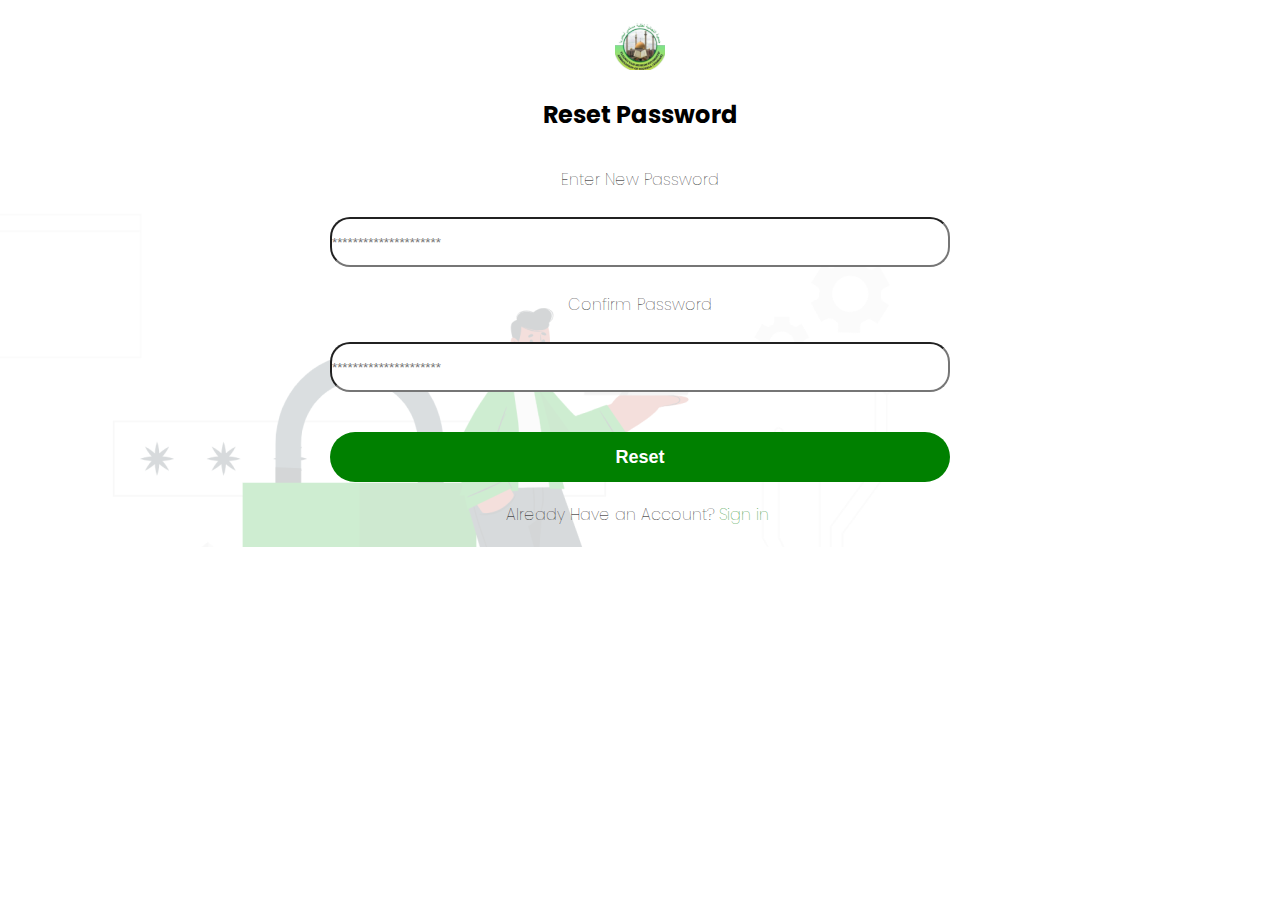
<file: reset-password.html>
<!DOCTYPE html>
<html lang="en">
<head>
    <meta charset="UTF-8">
    <meta http-equiv="X-UA-Compatible" content="IE=edge">
    <meta name="viewport" content="width=device-width, initial-scale=1.0">
    <title>Reset Password</title>
    <link rel="stylesheet" href="style.css">

</head>
<body>
    <form class="rs-form" action="" id="myForm">
        <img src="asset/image/TIMSAN_LOGO-removebg-preview 1.svg" alt="" width="50px">
        <h2 class="rs-head">Reset Password</h2>

        <label class="rs-label" for="newpass">Enter New Password</label>
        <input class="rs-input" type="text" id="pass" name="npass" placeholder="*********************" required>

        <label class="rs-label" for="confirmpass">Confirm Password</label>
        <input class="rs-input" type="text" id="pass" name="cpass" placeholder="*********************" required><br>

        <button type="button" onclick="submitForm()" style="margin: 20px; font-weight: bold; font-size: 18px;">Reset</button>

        <p id="resultParagraph"></p>
        <p id="normalParagraph">Already Have an Account?<a style="margin: 5px; color: green;">Sign in</a></p>
    </form>
    
</body>
</html>
</file>
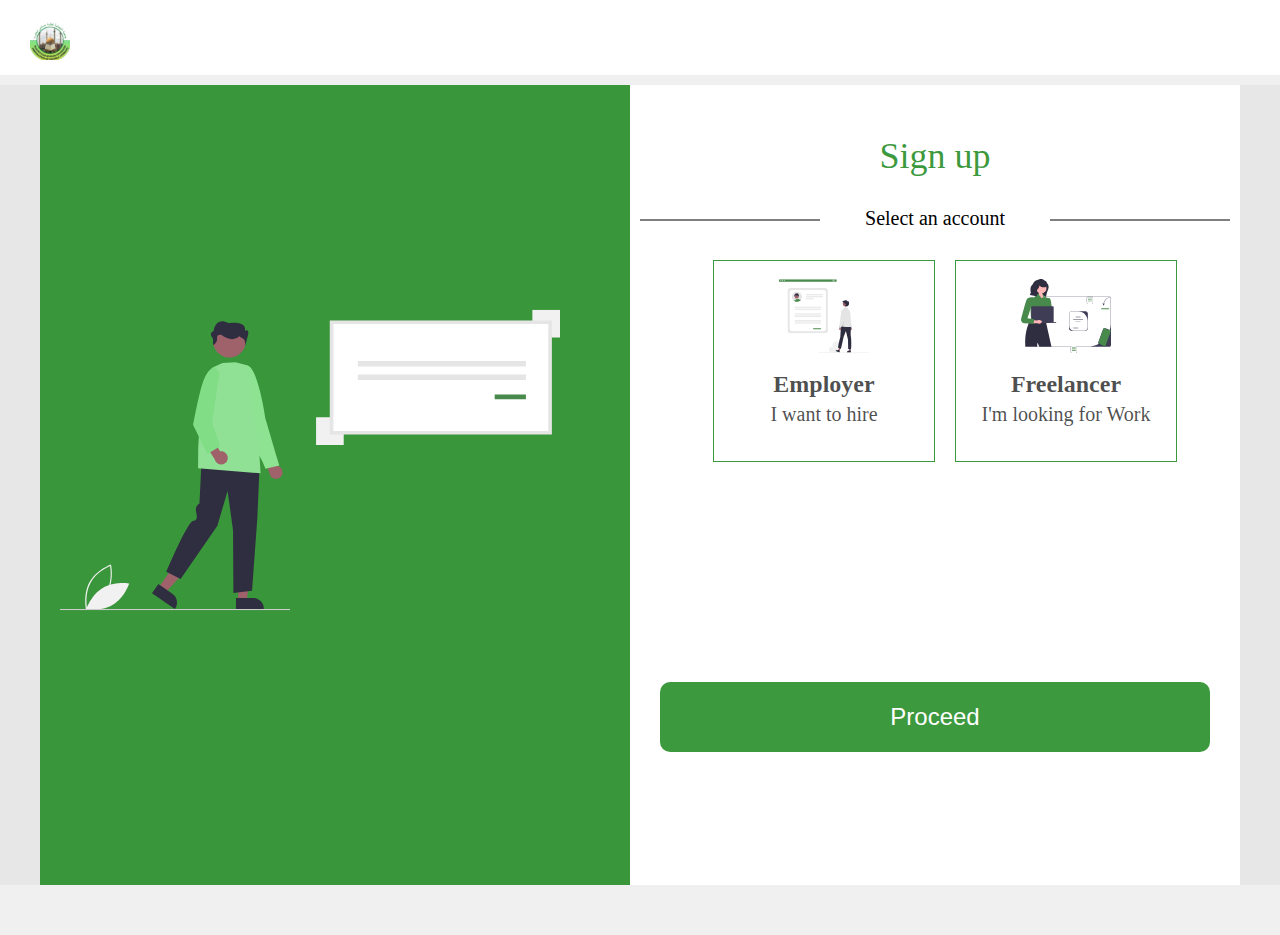
<file: signup.html>
<!DOCTYPE html>
<html lang="en">
<head>
    <meta charset="UTF-8">
    <meta http-equiv="X-UA-Compatible" content="IE=edge" />
    <meta name="viewport" content="width=device-width, initial-scale=1.0">
    <link rel="icon" type="image/png" sizes="32x32" href="./asset/image/TIMSAN_LOGO-removebg-preview 1.svg">
    <link rel='stylesheet' href='https://cdnjs.cloudflare.com/ajax/libs/font-awesome/4.7.0/css/font-awesome.min.css'>
    <link href="style.css" type="text/css" rel="stylesheet">
    <title>TIMSAN TALENTHUB</title>
</head>
<body id="gray1">
    <div class="contaniner" >
        <header class="overflow" id=" header"> 
            <div class="header">
            <nav class="">
                <div class="hd-img">
                    <img src="./asset/image/TIMSAN_LOGO-removebg-preview 1.svg" alt="logo">
                </div>
            </nav>
            </div>
        </header> 
    <section class="signup-pg1">
    <div class="signup-bg">
        <div class="signup-frame1">
            <div class="su-img">
            <img src="./asset/image/Group 2390.svg" alt="">
            </div>
        </div>
        <div class="signup-frame2">
            <h1 class="sf-head">Sign up</h1>
            <p class="hr-lines">Select an account</p>
             <div class="su-flex">
                <div class="su-box">
                <div class="su-head">
                    <div class="sh-img">
                    <img src="./asset/image/Group 2389.svg" alt="">
                    </div>
                    <p><a href="signup-client.html" class="su-heading">Employer</a></p>
                    <p class="su-details">I want to hire</p>
                </div>
            </div>
            <div class="su-box">
                <div class="su-head">
                    <div class="sh-img">
                    <img src="./asset/image/Group 2388.svg" alt="">
                    </div>
                    <p><a href="signup-freelance.html" class="su-heading">Freelancer</a></p>
                    <p class="su-details"> I'm looking for Work</p>
                </div>
            </div>
        </div>
        <div class="suf-btn">
        <button class="su-btn" href="">Proceed</button>
        </div>
       </div>   
    </section>
</div>
<script src="scripts/index.js"></script>
</body>
</html>
</file>
<file: style.css>
@import url('https://fonts.googleapis.com/css2?family=Poppins:wght@300;400;500;600;700&display=swap');

@font-face {
  font-family: 'Droid Sans Regular';
  font-style: normal;
  font-weight: normal;
  src: local('Droid Sans Regular'), url('./asset/DroidSans.woff') format('woff');
  }
  
*{
    margin: 0;
    padding: 0;
    list-style: none;
    text-decoration: none;
  }
  .container{
    font-size: 18px;
    font-weight: 400;
    font-family: 'Poppins';
  }
  section{
    padding-left: 30px;
    padding-right: 30px;
    margin-bottom: 50px;
    margin-top: 50px;
  }
  header{
    background: rgba(255, 255, 255, 1);
    margin-bottom: 20px;
  }
  .head-link{
    display: flex;
    justify-content: space-between;
    width: 30%;
  }
  .fa-sign-in, .fa-sign-out{
    margin-right: 10px;
    font-size: 18px;
    font-weight: 500;
  }

  .btn-signup{
    width: 120px;
    height: 40px;
    border-radius: 30px;
    background-color: rgba(83, 191, 81, 1);
    color: white;
    font-size: 16px;
    font-weight: 500;
    text-align: center;
    padding-top: 10px;
  }

nav {
    display: flex;
    justify-content: space-between;
    align-items: center;
    margin-left: 30px;
    padding-top: 20px;
    padding-bottom: 10px;
    color: black;
    font-size: 18px;
    font-weight: 500;
  } 
  .sec-nav{
      /* margin-top: 30px;*/
  } 

  #post-a-job{
    width: 200px;
    height: 53px;
    top: 143px;
    left: 1158px;
    border-radius: 30px;
    

  }
  #card-footer-bg-transparent-border-success-pagination{
      
  }
  .pagination{
      margin: 29px;
      align-items: right;
      justify-content: right;
      /* color: green;
      background-color: green; */
  }

  #card-deck{
      border-radius: 20px;
      border-inline:none ;
      margin-left: 30px;
      margin-right: 30px;
      background-color: aliceblue;
  }
  .writer{
  color:white;
  display: flex;
  justify-content: center;
  }
  .writer-intro{
    margin-top: 30px;
    padding-bottom: 70px;
    text-align: center;
    width: 600px
  }
  .writer-heading{
  font-size: 80px;
  font-weight: 300;
  }
  .writer-subheading{
    font-size: 40px;
    font-weight: 400;
    margin: 20px 0px;
  }
  .writer-paragraph{
    font-size: 20px;
    font-weight: 500;
    margin: 20px 0px;
  }
  ul{
    display: flex;
    align-items: center;
    justify-content: space-between;
  }
  a{
    color: black;
  }
  .hire-banner, .writer{
    background-image: linear-gradient(rgba(83, 191, 81, 1), rgba(12, 71, 11, 0.92));
    margin-top: 5px;
  }
  #banner{
    display: flex;
    flex-wrap: row;
    margin-right: 30px;
    margin-left: 20px;
  }
  .banner-intro{
    color: white;
    width: auto;
  }
  .banner-paragraph{
    font-size: 24px;
    font-weight: 500;
    margin-top: -10px;
  }

   .banner__title{
    font-size: 50px;
    font-weight: 300;
    line-height: 70px;
    color: white;
    margin-bottom: 30px;
    margin-top: 80px;
   }

   .banner-btn{
    width: 200px;
    height: 70px;
    color: white;
    background-color: rgba(215, 191, 41, 1);
    border-radius: 10px;
    border: none;
    font-size: 32px;
    font-weight: 400;
    margin-top: 50px;
    margin-bottom: 50px;
  }
  .banner-img>img{
    margin-left: 50px;
    width: 550px;
    height: 500px;
    padding-top: 30px;

  }
  .free-image{
    width: 650px;
  }

  /* sign up start */

  .input-icons i {
    position: absolute;
}
 
.input-icons {
    width: 100%;
    margin-bottom: 20px;
}
 
.icon {
    padding: 10px;
    min-width: 40px;
}
 
.input-field {
    width: 100%;
    padding: 10px;
    padding-left: 30px;
}

/* sign up end */

  .freelance-text{
    background-color: rgba(187, 167, 42, 1);
    margin-bottom: 7px;
    padding-left: 35px;
    padding-right: 35px;
    color: rgba(255, 255, 255, 1);
    height: 589px;
  }
  .freelance-heading{
    display: flex;
    flex-wrap: row;
  }
  .feature-btn{
    width: 230px;
    height: 60px;
    font-size: 18px;
    font-weight: 500;
    background-color: white;
    color: black;
    border: none;
    margin: 30px 0px;
  }
  .feature__title{
    margin-top: 30px;
    font-weight: 700;
    font-size: 40px;
    line-height: 35px;
    margin-bottom: 100px;
    
  }
  .feature__paragraph{
    font-size: 20px;
    margin-bottom: 20px;
    font-weight: 400;
    line-height: 24px;
  }
  
  .client-paragraph{
    padding-top: 150px;
    width: 400px;
    font-size: 24px;
    font-weight: 400;
    color: rgba(217, 217, 217, 1);
  }
  .client{
    margin-left: 30px;
    margin-right: 30px;
  }
  .client-title{
    float: right;
    margin-top: 20px;
    font-size: 32px;
    font-weight: 500;
    color: white;
  }

  .client-heading{
    padding-left: 50px;
  }

  .client-btn{
     width: 280px;
     height: 80px;
    background-color: rgba(61, 167, 72, 0.8);
    color: white;
    font-size: 28px;
    font-weight: 500;
    border-radius: 5px;
    border: none;
    margin-top: 200px;
  }
  .category-body, .category-body1, .section-header{
    display: flex;
    flex-wrap: wrap;
    margin-left: 10px;
  }
  .link>a{
    color: white;
  }
  button:hover{
    background-color: black;
    color: white;
   }
  .category-heading{
    font-family: 'Poppins';
    font-size: 20px;
    font-weight: 500;
    text-align: center;
    padding-top: 20px;
  }
  .category-header, .category-head{
    display: flex;
  align-items: center;
  justify-content: center;
  }
  .category-header>img{
    width: 100px;
    height: 100px;
    margin-top: 20px;
  }
  .category-head>img{
    width: 130px;
    height: 130px;
    margin-top: 20px;
  }
  .category-box1{
    width: 350px;
    height: 240px;
    margin-right: 15px;
    border: 1px solid white;
    box-shadow: 1px 1px 5px 1px hsla(234, 48%, 10%, 0.4);
    background-color: rgba(255, 255, 255, 1);
    color: rgb(0,0,0);
    margin-bottom: 20px;
     }

  .category-box{
 width: 240px;
 height: 360px;
 margin-right: 20px;
 background-color: rgba(233, 232, 232, 0.21);
 color: rgba(0, 0, 0, 1);
 margin-left: 20px;
 border: 1px solid white;
 box-shadow: 1px 1px 5px 1px hsla(234, 48%, 10%, 0.4);
  }
  .details{
    text-align: center;
    padding: 5px;
    font-size: 16px;
  }
  .cate{
    color: black;
    display: flex;
    justify-content: center;
    font-size: 48px;
    font-weight: 700;
    font-family: 'Poppins';
    line-height: 18px;
    padding-bottom: 50px;
  }
  .Article{
    margin-left: 20px;
    margin-right: 20px;
  }
  .Article-heading{
    color: black;
    text-align: center;
    font-size: 40px;
    font-weight: 400;
    font-family: 'Poppins';
    line-height: 18px;
    padding-bottom: 50px;
  }
  .art-header{
    background-color: rgba(217, 217, 217, 0.4);
    color: black;
    padding-left: 30px;
    height: 1200px;
  }
  .art-head{
    padding-left: 20px;
    padding-top: 30px;
    margin-bottom: 30px;
  }
  .section-head{
     width: 350px;
     font-size: 24px;
     font-weight: 400;
     margin-bottom: 40px;
  }
  .writer-signup{
    width: 130px;
    height: 30px;
    color: white;
    background-color: rgba(215, 191, 41, 1);
    border: none;
    border-radius: 15px;
    margin-left: 10px;
  }
  .logo>img{
    width: 60px;
    height: 60px;
  }


  a,li,ul{
    list-style: none;
    display: inline;
    text-decoration: none;
}
ul:hover, a:hover, button:hover, li:hover{
  cursor: pointer;
}
footer{
    background-color: black;
    color: white;
    font-family: 'Droid Sans Regular';
}

.footer{
  display: flex;
  justify-content: space-between;
  line-height: 18px;
  padding-bottom: 50px;
  padding-top: 50px;
  padding-left: 100px;
  padding-right: 50px;
}

.footer-list{
    color: rgba(215, 191, 41, 1);
    margin-bottom: 50px;
    font-size: 20px;
    line-height: 18px;
    font-weight: 400;
}
.fa-instagram, .fa-facebook, .fa-twitter, .fa-linkedin{
    width: 18px;
    height: 18px;
    background-color: white;
    color:rgba(34, 139, 34, 0.88);
    align-items: center;
    padding-left: 3px;
}

.footer__company>img{
    width: 96px;
    height: 96px;
    padding-bottom: 20px;
}

 .block>li{
      display: block;  
      line-height: 18px;
      padding-bottom: 20px;
 }

 #search{
  width: 300px;
  height: 30px;
  background-color: white;
  color: black;
  border-radius: 15px;
 border: none;
 padding-left: 10px;
 }

 em{
  color: black;
 }

 /* sign up page  begin*/
 #signup-header{
     width: auto;
     padding-top: 10px;
     padding-bottom: 10px;
     padding-left: 50px;
     color: white;
     box-shadow: 1px 1px 5px 1px rgba(0, 0, 0, 0.25);
 }
 .signup-pg1{
  background-color: rgba(217, 217, 217, 0.4);
  margin-top: -10px;
 }
 .policy{
  width: 350px;
  font-weight: 500;
  font-size: 18px;
  line-height: 24px;
 }
 .terms, .fsign{
  color: rgba(34, 139, 34, 0.88);
 }
 .f-pass{
  font-weight: 400;
  font-size: 16px;
  line-height: 24px;
  display: flex;
  justify-content: flex-end;
  margin-top: -10px;
  margin-right: 10px;
 }
 .f-pass1{
  color: rgba(255, 84, 62, 1);
 }
 .f-nav1{
  display: flex;
  justify-content: center;
  font-size: 20px;
  font-weight: 400;
  line-height: 36px;
 }
 .signup-bg{
  padding-left: 10px;
  padding-right: 10px;
  display: flex;
  flex-direction: row;
  margin-bottom: 20px;
 }
 .signup-frame1{
  width: 650px;
  height: 800px;
  background-color: rgba(34, 139, 34, 0.88);
 }
 #signup-frame2{
  padding-left: 30px;
  padding-right: 30px;
 }
 .sm-link{
  display: flex;
  justify-content: space-evenly;
  margin-bottom: -20px;
 }
 
 .signup-frame2{
  width: 650px;
  height: 800px;
  background-color: white;
  padding: 0px 10px;
 }
 .su-flex{
  display: flex;
  flex-direction: row;
  justify-content: center;
 }
 .hd-img>img{
  margin-top: 0px;
  width: 40px;
  height: 40px;
 }

 .su-img{
  margin-top: 200px;
  padding-left: 20px;
  margin-right: 10px;
 }
 .su-img>img{
  width:500px;
  height: 350px;
 }
 .sf-head{
  display: flex;
  justify-content: center;
  margin-top: 50px;
  color: rgba(34, 139, 34, 0.88);
  font-size: 36px;
  font-weight: 500;
 }
 .su-box{
  width: 220px;
  height: 200px;
  border: 1px solid rgba(34, 139, 34, 0.88);
  display: flex;
  justify-content: center;
  margin-left: 20px;
 }
 .sh-img, .su-heading{
 display: flex;
 justify-content: center;
 padding-top: 15px;
 }
 .su-heading{
  font-weight: 700;
  font-size: 24px;
  color: rgba(0, 0, 0, 0.7);
  padding-bottom: 5px;
 }
 .su-details{
  font-weight: 400;
  font-size: 20px;
  color: rgba(0, 0, 0, 0.7);;
 }
 .su-btn{
  width: 550px;
  height: 70px;
   background-color: rgba(34, 139, 34, 0.88);
   color: white;
   border: none;
   border-radius: 10px;
   font-size: 24px;
   font-weight: 400;
 }
 .suf-btn{
  display: flex;
  justify-content: center;
  padding-top: 200px;
 }
 .suf1-btn{
  margin-top: 40px;
  margin-bottom: 40px;
 }
 .F-nav{
  display: flex;
  justify-content: space-between;
  font-size: 20px;
  font-weight: 400;
  margin-right: 5px;
 }
 /* otp section begins */
 .ver-container { 
  display: flex; 
  justify-content: center; 
  align-items: center; 
  min-height: 10vh; 
  margin-bottom: 50px;
} 

.input { 
  width: 50px; 
  border: none; 
  border-bottom: 3px solid rgba(34, 139, 34, 0.88); 
  margin: 0 10px; 
  text-align: center; 
  font-size: 36px; 
  cursor: not-allowed; 
  pointer-events: none; 
} 

.input:focus { 
  border-bottom: 3px solid rgba(0, 0, 0, 0.5); 
  outline: none; 
} 

.input:nth-child(1) { 
  cursor: pointer; 
  pointer-events: all; 
}


/* otp section end */
 .sh-img>img{
  width: 90px;
  height: 80px;
  
 }
 #gray1{
  background-color: rgba(217, 217, 217, 0.4);
 }

 .hr-lines{
  position: relative;
  max-width: 600px;
  margin: 30px auto;
  text-align: center;
  font-size: 20px;
  font-weight: 400;
}

.hr-lines:before{
  content:" ";
  height: 2px;
  width: 180px;
  background: rgba(0, 0, 0, 0.5);
  display: block;
  position: absolute;
  top: 50%;
  left: 0;
}

.hr-lines:after{
  content:" ";
  height: 2px;
  width: 180px;
  background: rgba(0, 0, 0, 0.5);
  display: block;
  position: absolute;
  top: 50%;
  right: 0;
}
  /* sign up page  end*/


  @media (min-width: 800px) {
    .hamburger {
      display: none;
   }
  }
  @media (max-width: 800px) {
    .category-body, .category-body1{
      display: initial;
      margin-left: 20px;
      margin-bottom: 20px;
   }
   .category-box{
    display: flex;
    flex-direction: column;
    margin-bottom: 20px;
   }
   
   .cate, .Article-heading, .feature__title {
    display: flex;
    justify-content: center;
    font-size: 35px;
    font-weight: 400;
   }
   .client-paragraph, feature__paragraph, .client-title{
    float: none;
    display: flex;
    justify-content: center;
    padding-top: 20px;
    padding-bottom: 20px;
   }

   .client-btn{
    margin: 40px;
   }


   footer{
    display: flex;
    justify-content: center;
    padding-bottom: 50px;
   }
   .footer{
    display: initial;
   }
   .footer__nav{
    margin-top: 20px;
   }
   .signup-frame1, .banner-img {
    display: none;
   }
   .hr-lines:after, .hr-lines:before{
    width: 150px; }

    .gray1{
      width: 50%;
    }
    .signup-pg1, .freelance-heading{
      padding-left: 0px;
      padding-right: 0px;
      padding-bottom: 10px;
      display: flex;
      flex-direction:column;
     }
     .banner__title {
      font-size: 40px;
      font-weight: 500;
      line-height: 40px;
     }
     .banner-paragraph{
      font-size: 16px;
      font-weight: 300;
      margin-top: -10px;
    }
    .category-body, .category-body1, .section-header, .cate{
      display: flex;
      justify-content: center;
    }
    .feature-btn{
      justify-self: center;
    }
    .client{
      margin: 5px;
    }
    .free-image>img{
      width: 500px;
    }
    .art-header{
      height: auto;
    }
    hr{
      margin-bottom: 50px;
    }
    }




    /* this is for reset password */
    .rs-form{
        text-align: center;
        font-size: 16px;
        font-weight: 100;
        background-image: url("asset/image/Security-cuate.png");
        background-repeat: no-repeat;
        font-family: "Poppins", sans-serif;
        background-color: #fff;
        padding: 20px;
        border-radius:5px ;
        box-shadow: rgba(0, 0, 0, 0.1);
    }
    .rs-head{
        height: 50px;
        margin: 20px;
        text-decoration: solid;
        font-weight: bold;
    }

    label{
        
        display: block;
        margin: 5px 0;
        

    }
    .rs-input{
        width: 50%;
        height: 50px;
        margin: 20px;
        box-sizing: border-box;
        outline: none;
        border-radius: 20px;

    }
    button{
        width: 50%;
        height: 50px;
        margin: 20px;
        text-align: center;
        background-color: green;
        color: #fff;
        padding: 10px 20px;
        border: none;
        border-radius: 50px;
        cursor: pointer;
    }

    /* post-a-new-job-form */
    .post-a-new-job-form{
        margin: 30px;
        background-color: hsla(0, 0%, 85%, 0.21);
        border-radius: 10px;
        padding-top: 10px;
        padding-left: 15px;
        padding-bottom: 10px;
        padding: 10px 15px 10px 10px;

     /* font-family: Poppins;
    font-size: 48px;
    font-weight: 500;
    line-height: 10px;
    letter-spacing: 0em;
    text-align: left; */

        
    }
    #pst-anw-job-btn{
        width: 122px;
        height: 30px;
        top: 1363px;
        margin-left: 1107px;
        justify-content: center;

    }

#nav-form{
    color: green;
    display: flex;
    padding: 2px;
    border: 1px solid currentColor;
    border-radius: 30px;
}
input[type="search"]{
    border: none;
    background: transparent;
    margin: 0;
    padding: 7px 8px;
    font-size: 16px;
    color: hsla(0, 1%, 84%, 0.25);
    border: 1px solid transparent;
    border-radius: 30px;
}
input[type="search"]::placeholder{
    color: hsla(0, 4%, 23%, 1);
    font-family: Poppins;
    font-size: 16px;
    font-weight: 400;
    line-height: 18px;
    letter-spacing: 0.10000000149011612px;
    text-align: left;    
}
button[type="submit1"]{
    text-indent: -999px;
    overflow: hidden;
    width: 45px;
    padding: 0;
    height: 27.71px;
    top: 40px;
    left: 947px;
    border: 1px solid transparent;
    border-radius: 999999px;
    background-image: transparent url("asset/image/pngtree-green-electronic-search-button-image_1164002.jpg");

}
</file>
